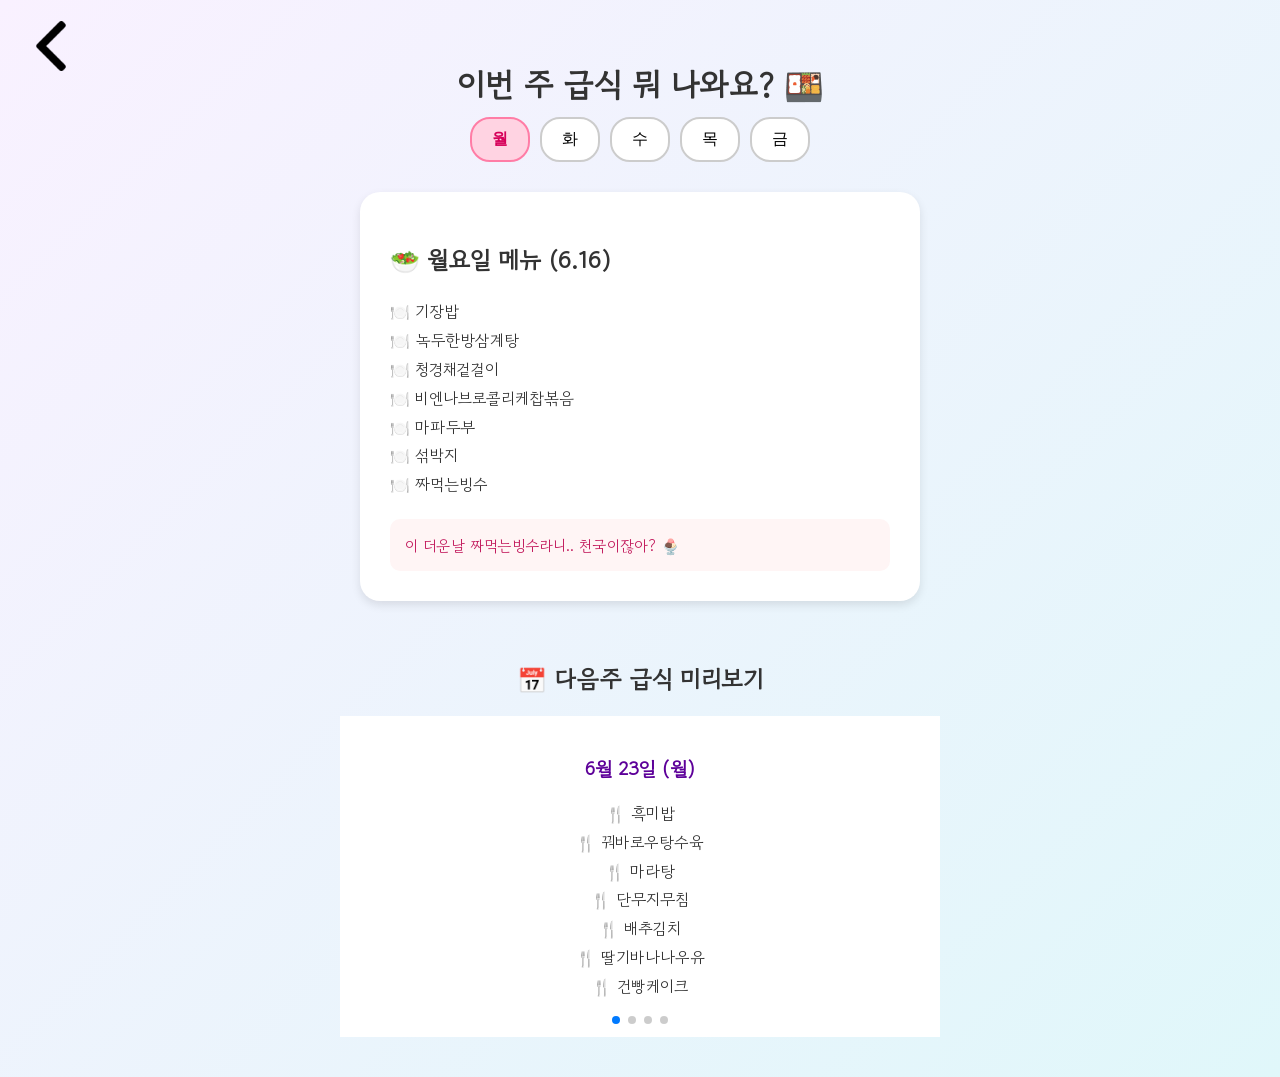
<file: food/index.html>
<!DOCTYPE html>
<html lang="ko">
<head>
  <meta charset="UTF-8">
  <title>이번 주 급식 뭐 나와요? 🍽️</title>
  <link rel="stylesheet" href="./style.css">

  <!-- Swiper CSS -->
  <link rel="stylesheet" href="https://unpkg.com/swiper/swiper-bundle.min.css"/>
</head>
<body>
  <button class="left" onclick="location.href='../index.html'">
    <img src="image/left.png" alt="">
  </button>

  <h1>이번 주 급식 뭐 나와요? 🍱</h1>
  <div class="tabs">
    <button class="tab-button active" onclick="showTab(0)">월</button>
    <button class="tab-button" onclick="showTab(1)">화</button>
    <button class="tab-button" onclick="showTab(2)">수</button>
    <button class="tab-button" onclick="showTab(3)">목</button>
    <button class="tab-button" onclick="showTab(4)">금</button>
  </div>

  <!-- 이번 주 급식 카드 -->
  <div class="menu-card active">
    <h2>🥗 월요일 메뉴 (6.16)</h2>
    <ul>
      <li>기장밥</li>
      <li>녹두한방삼계탕</li>
      <li>청경채겉걸이</li>
      <li>비엔나브로콜리케찹볶음</li>
      <li>마파두부</li>
      <li>섞박지</li>
      <li>짜먹는빙수</li>
    </ul>
    <div class="comment">이 더운날 짜먹는빙수라니.. 천국이잖아? 🍨</div>
  </div>

  <div class="menu-card">
    <h2>🍛 화요일 메뉴 (6.17)</h2>
    <ul>
      <li>찹쌀밥</li>
      <li>쌀국수/고수</li>
      <li>공심채볶음</li>
      <li>수제목살바베큐구이</li>
      <li>깍두기</li>
      <li>아이스망고바</li>
    </ul>
    <div class="comment">오늘은 치팅데이? 🍗</div>
  </div>

  <div class="menu-card">
    <h2>🍝 수요일 메뉴 (6.18)</h2>
    <ul>
      <li>인도식카레라이스</li>
      <li>양상추샐러드/파인애플소스</li>
      <li>하트감자구이/케찹</li>
      <li>수제탄두리치킨스테이크</li>
      <li>깍두기</li>
      <li>포도주스</li>
    </ul>
    <div class="comment">고기,채소,과일 완벽한 급식 👏</div>
  </div>

  <div class="menu-card">
    <h2>🍱 목요일 메뉴 (6.19)</h2>
    <ul>
      <li>현미찹쌀밥</li>
      <li>쑷갓어묵국</li>
      <li>양배추찜/콩가루쌈장</li>
      <li>돈육고추장볶음</li>
      <li>배추겉절이</li>
      <li>메이플피칸파이</li>
    </ul>
    <div class="comment">메이플피칸파이!! 🔥</div>
  </div>

  <div class="menu-card">
    <h2>🍲 금요일 메뉴 (6.20)</h2>
    <ul>
      <li>우동장국</li>
      <li>포테이토핫도그</li>
      <li>깍두기</li>
      <li>수제미숫가루</li>
      <li>추억의도시락</li>
    </ul>
    <div class="comment">금요일은 추억의도시락! 한 주 마무리 행복하게 🍛✨</div>
  </div>

  <!-- 6월 급식 슬라이드 -->
  <h2 style="margin-top:60px;">📅 다음주 급식 미리보기</h2>
  <div class="swiper mySwiper">
    <div class="swiper-wrapper">
      <!-- 반복 슬라이드 -->
      <div class="swiper-slide">
        <h3>6월 23일 (월)</h3>
        <ul>
          <li>흑미밥</li>
          <li>꿔바로우탕수육</li>
          <li>마라탕</li>
          <li>단무지무침</li>
          <li>배추김치</li>
          <li>딸기바나나우유</li>
          <li>건빵케이크</li>
        </ul>
      </div>
      <div class="swiper-slide">
        <h3>6월 24일 (화)</h3>
        <ul>
          <li>보리밥</li>
          <li>두부된장찌개</li>
          <li>보쌈/두부쌈장</li>
          <li>들기름막국수</li>
          <li>명이나물</li>
          <li>보쌈김치</li>
          <li>대추방울토마토</li>
        </ul>
      </div>
      <div class="swiper-slide">
        <h3>6월 25일 (수)</h3>
        <ul>
          <li>녹두영양닭죽</li>
          <li>군대리아버거</li>
          <li>크링클컷감자/케찹</li>
          <li>나박김치</li>
          <li>오렌지주스</li>
          <li></li>
        </ul>
      </div>
      <div class="swiper-slide">
        <h3>6월 26일 (목)</h3>
        <ul>
          <li>기장밥</li>
          <li>설렁탕/소면</li>
          <li>왕만두(고기/김치)</li>
          <li>골뱅이채소무침</li>
          <li>수제새우부추전</li>
          <li>깍두기</li>
          <li>우유(초코/딸기)</li>
        </ul>
      </div>
    </div>
    <div class="swiper-pagination"></div>
  </div>

  <!-- 스크립트 -->
  <script>
    const tabButtons = document.querySelectorAll('.tab-button');
    const cards = document.querySelectorAll('.menu-card');

    function showTab(index) {
      tabButtons.forEach((btn, i) => {
        btn.classList.toggle('active', i === index);
        cards[i].classList.toggle('active', i === index);
      });
    }
  </script>

  <!-- Swiper JS -->
  <script src="https://unpkg.com/swiper/swiper-bundle.min.js"></script>
  <script>
    const swiper = new Swiper(".mySwiper", {
      loop: true,
      effect: "coverflow",
      grabCursor: true,
      centeredSlides: true,
      slidesPerView: "auto",
      spaceBetween: 20,
      coverflowEffect: {
        rotate: 0,
        stretch: 0,
        depth: 100,
        modifier: 2.5,
        slideShadows: false,
      },
      pagination: {
        el: ".swiper-pagination",
        clickable: true,
      },
    });
  </script>
</body>
</html>
</file>
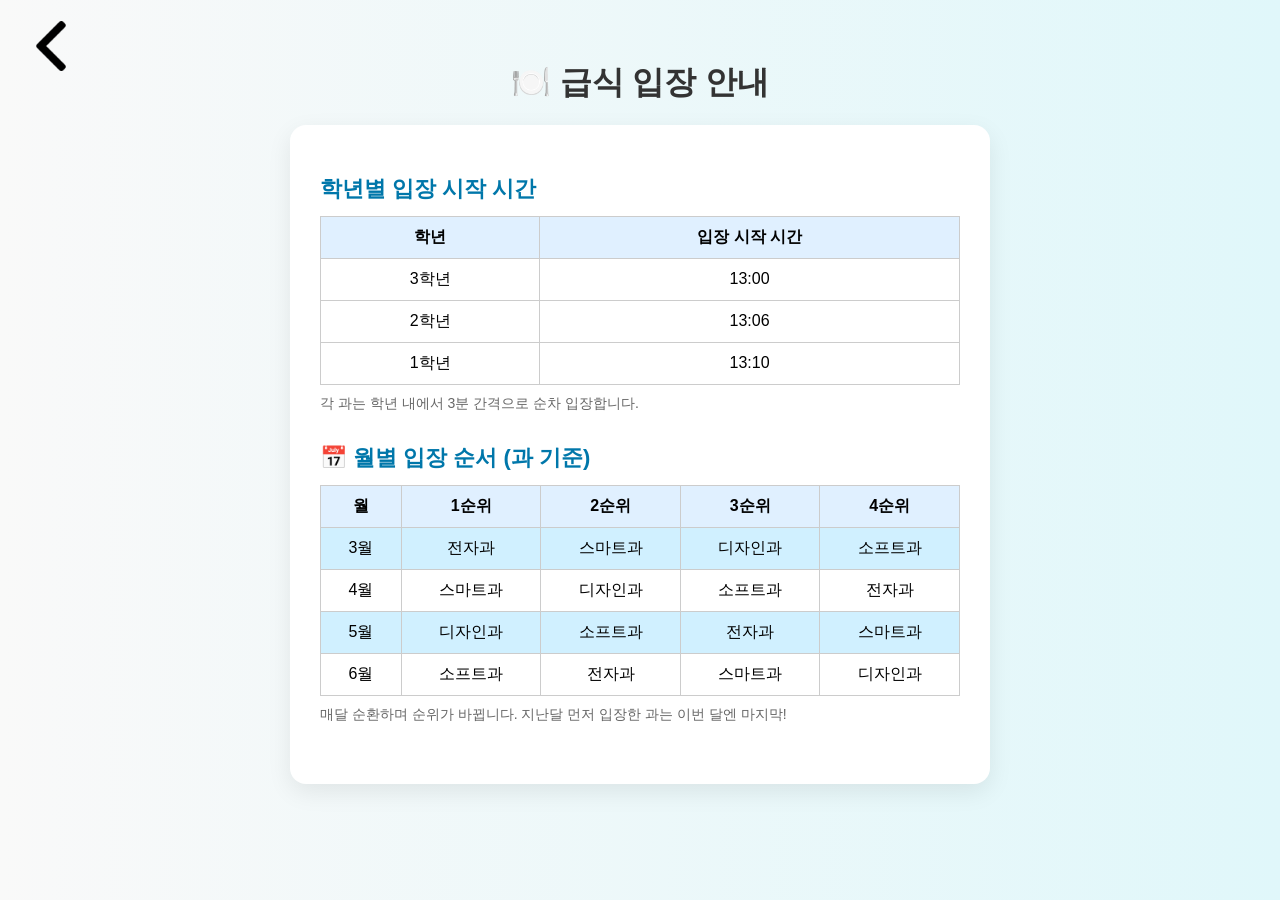
<file: Lunch/index.html>
<!DOCTYPE html>
<html lang="ko">
<head>
  <meta charset="UTF-8" />
  <title>📌 급식 입장 안내</title>
  <link rel="stylesheet" href="./style.css">
</head>
<body>
    <button class="left" onclick="location.href='../index.html'">
    <img src="image/left.png" alt="">
  </button>
  <h1>🍽️ 급식 입장 안내</h1>
  <div class="info">
    <div class="section">
      <h2>학년별 입장 시작 시간</h2>
      <table class="table">
        <tr><th>학년</th><th>입장 시작 시간</th></tr>
        <tr><td>3학년</td><td>13:00</td></tr>
        <tr><td>2학년</td><td>13:06</td></tr>
        <tr><td>1학년</td><td>13:10</td></tr>
      </table>
      <p class="note">각 과는 학년 내에서 3분 간격으로 순차 입장합니다.</p>
    </div>

    <div class="section">
      <h2>📅 월별 입장 순서 (과 기준)</h2>
      <table class="table">
        <tr>
          <th>월</th>
          <th>1순위</th>
          <th>2순위</th>
          <th>3순위</th>
          <th>4순위</th>
        </tr>
        <tr class="highlight">
          <td>3월</td>
          <td>전자과</td>
          <td>스마트과</td>
          <td>디자인과</td>
          <td>소프트과</td>
        </tr>
        <tr>
          <td>4월</td>
          <td>스마트과</td>
          <td>디자인과</td>
          <td>소프트과</td>
          <td>전자과</td>
        </tr>
        <tr class="highlight">
          <td>5월</td>
          <td>디자인과</td>
          <td>소프트과</td>
          <td>전자과</td>
          <td>스마트과</td>
        </tr>
        <tr>
          <td>6월</td>
          <td>소프트과</td>
          <td>전자과</td>
          <td>스마트과</td>
          <td>디자인과</td>
        </tr>
      </table>
      <p class="note">매달 순환하며 순위가 바뀝니다. 지난달 먼저 입장한 과는 이번 달엔 마지막!</p>
    </div>

  </div>
</body>
</html>
</file>
<file: food/style.css>
@import url('https://fonts.googleapis.com/css2?family=Gowun+Dodum&display=swap');

body {
    margin: 0;
    font-family: 'Gowun Dodum', sans-serif;
    background: linear-gradient(135deg, #f9f1ff, #e0f7fa);
    display: flex;
    flex-direction: column;
    align-items: center;
    padding: 40px 20px;
    color: #333;
}

h1 {
    font-size: 2em;
    margin-bottom: 10px;
}

.tabs {
    display: flex;
    gap: 10px;
    margin-bottom: 30px;
}

.tab-button {
    background: #fff;
    border: 2px solid #ccc;
    border-radius: 20px;
    padding: 10px 20px;
    cursor: pointer;
    transition: 0.3s;
    font-size: 1em;
}

.tab-button.active {
    background: #ffd3e2;
    border-color: #ff7da6;
    color: #d6005a;
    font-weight: bold;
}

.menu-card {
    display: none;
    background: white;
    border-radius: 20px;
    padding: 30px;
    box-shadow: 0 4px 10px rgba(0, 0, 0, 0.1);
    width: 100%;
    max-width: 500px;
    animation: fadeIn 0.3s ease;
}

.menu-card.active {
    display: block;
}

.menu-card h2 {
    font-size: 1.5em;
    margin-bottom: 20px;
}

ul {
    list-style: none;
    padding: 0;
    line-height: 1.8;
}

ul li::before {
    content: "🍽️ ";
}

.comment {
    margin-top: 20px;
    background: #fff5f5;
    padding: 15px;
    border-radius: 10px;
    color: #c2185b;
    font-size: 0.95em;
}

@keyframes fadeIn {
    from {
        opacity: 0;
    }

    to {
        opacity: 1;
    }
}

.left img {
    width: 50px;
    height: 50px;
}

.left {
    position: absolute;
    top: 20px;
    left: 20px;
    background: none;
    border: none;
    cursor: pointer;
}

/* Swiper 스타일 */
.swiper {
    width: 100%;
    max-width: 600px;
    padding-top: 40px;
    padding-bottom: 40px;
}

.swiper-slide {
    background: #fff;
    border-radius: 20px;
    padding: 20px;
    box-shadow: 0 4px 10px rgba(0, 0, 0, 0.1);
    text-align: center;
}

.swiper-slide h3 {
    margin-bottom: 15px;
    font-size: 1.2em;
    color: #5d0099;
}

.swiper-slide ul li::before {
    content: "🍴 ";
}

.swiper-pagination {
    margin-top: 10px;
}
</file>
<file: Lunch/style.css>
* {
    box-sizing: border-box;
}

body {
    font-family: 'Segoe UI', sans-serif;
    margin: 0;
    padding: 0;
    background: linear-gradient(to right, #f9f9f9, #e0f7fa);
    display: flex;
    flex-direction: column;
    align-items: center;
    min-height: 100vh;
    padding: 40px 20px;
}

h1 {
    font-size: 32px;
    color: #333;
    margin-bottom: 20px;
}

.info {
    background-color: #ffffff;
    padding: 30px;
    border-radius: 16px;
    box-shadow: 0 8px 25px rgba(0, 0, 0, 0.08);
    max-width: 700px;
    width: 100%;
}

.section {
    margin-bottom: 30px;
}

.section h2 {
    font-size: 22px;
    margin-bottom: 12px;
    color: #0077aa;
}

.table {
    width: 100%;
    border-collapse: collapse;
    margin-top: 10px;
}

.table th,
.table td {
    padding: 10px 14px;
    border: 1px solid #ccc;
    text-align: center;
}

.table th {
    background-color: #e0f0ff;
    font-weight: bold;
}

.highlight {
    background-color: #d0f0ff;
}

.note {
    font-size: 14px;
    color: #666;
    margin-top: 10px;
}

@media (max-width: 600px) {

    .table th,
    .table td {
        padding: 8px;
        font-size: 14px;
    }
}

.left img {
    width: 50px;
    height: 50px;
}

.left {
    position: absolute;
    top: 20px;
    left: 20px;
    background: none;
    border: none;
    cursor: pointer;
}
</file>
